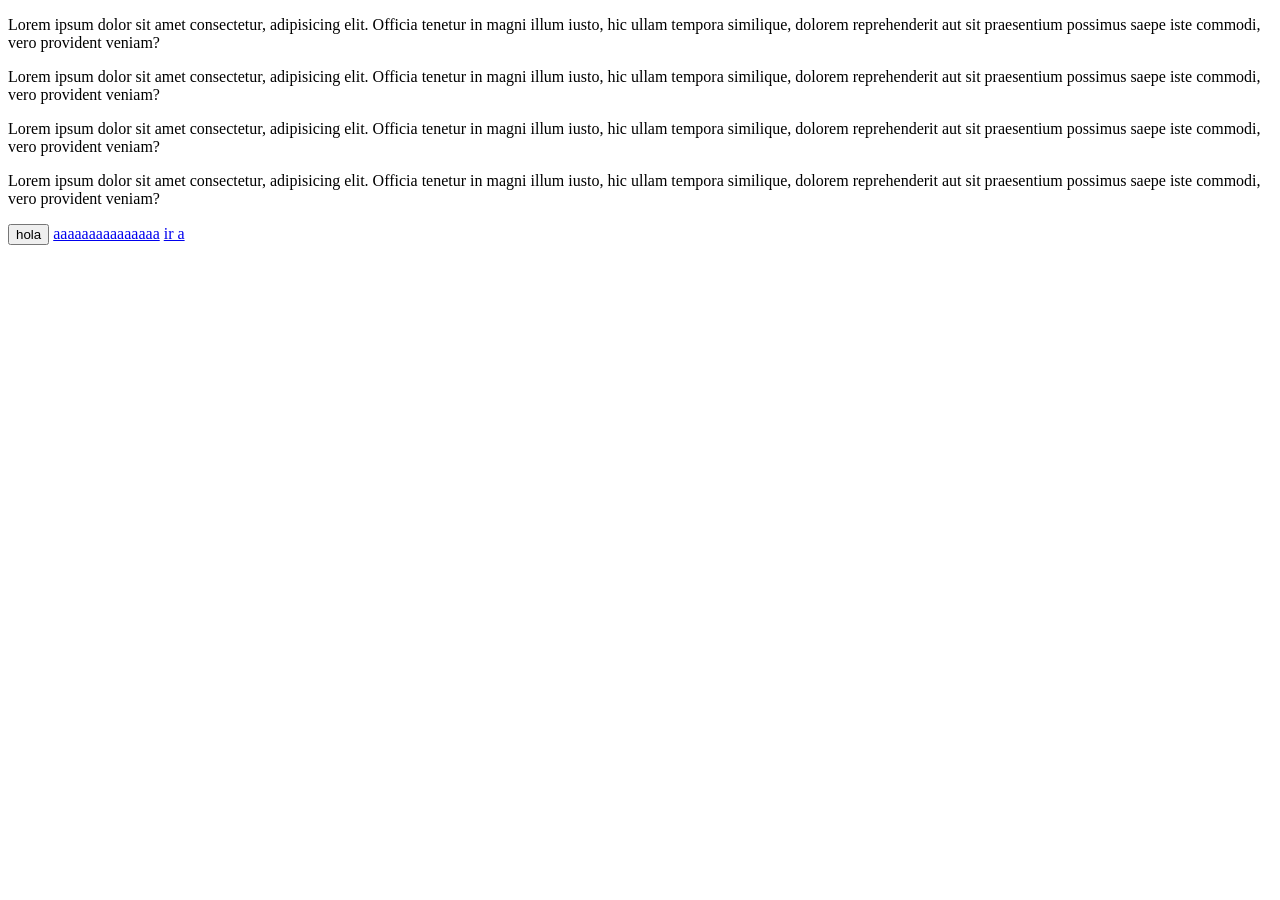
<file: index.html>
<!DOCTYPE html>
<html lang="es">
<head>
    <meta charset="UTF-8">
    <meta name="viewport" content="width=device-width, initial-scale=1.0">
    <title>Document</title>
</head>
<body>
    <p>Lorem ipsum dolor sit amet consectetur, adipisicing elit. Officia tenetur in magni illum iusto, hic ullam tempora similique, dolorem reprehenderit aut sit praesentium possimus saepe iste commodi, vero provident veniam?</p>
    <p>Lorem ipsum dolor sit amet consectetur, adipisicing elit. Officia tenetur in magni illum iusto, hic ullam tempora similique, dolorem reprehenderit aut sit praesentium possimus saepe iste commodi, vero provident veniam?</p>
    <p>Lorem ipsum dolor sit amet consectetur, adipisicing elit. Officia tenetur in magni illum iusto, hic ullam tempora similique, dolorem reprehenderit aut sit praesentium possimus saepe iste commodi, vero provident veniam?</p>
    <p>Lorem ipsum dolor sit amet consectetur, adipisicing elit. Officia tenetur in magni illum iusto, hic ullam tempora similique, dolorem reprehenderit aut sit praesentium possimus saepe iste commodi, vero provident veniam?</p>
    <button>hola</button>
    <a href="Animated Website Design using Html CSS & Javascript  Responsive Ecommerce Website Landing Page/index.html">aaaaaaaaaaaaaaa</a>
    <a href="Advanced CSS3 Animation Effects  CSS Transition Transform & Animation Tutorial/index.html">ir a</a>
    <script src="app.js"></script>
</body>
</html>
</file>
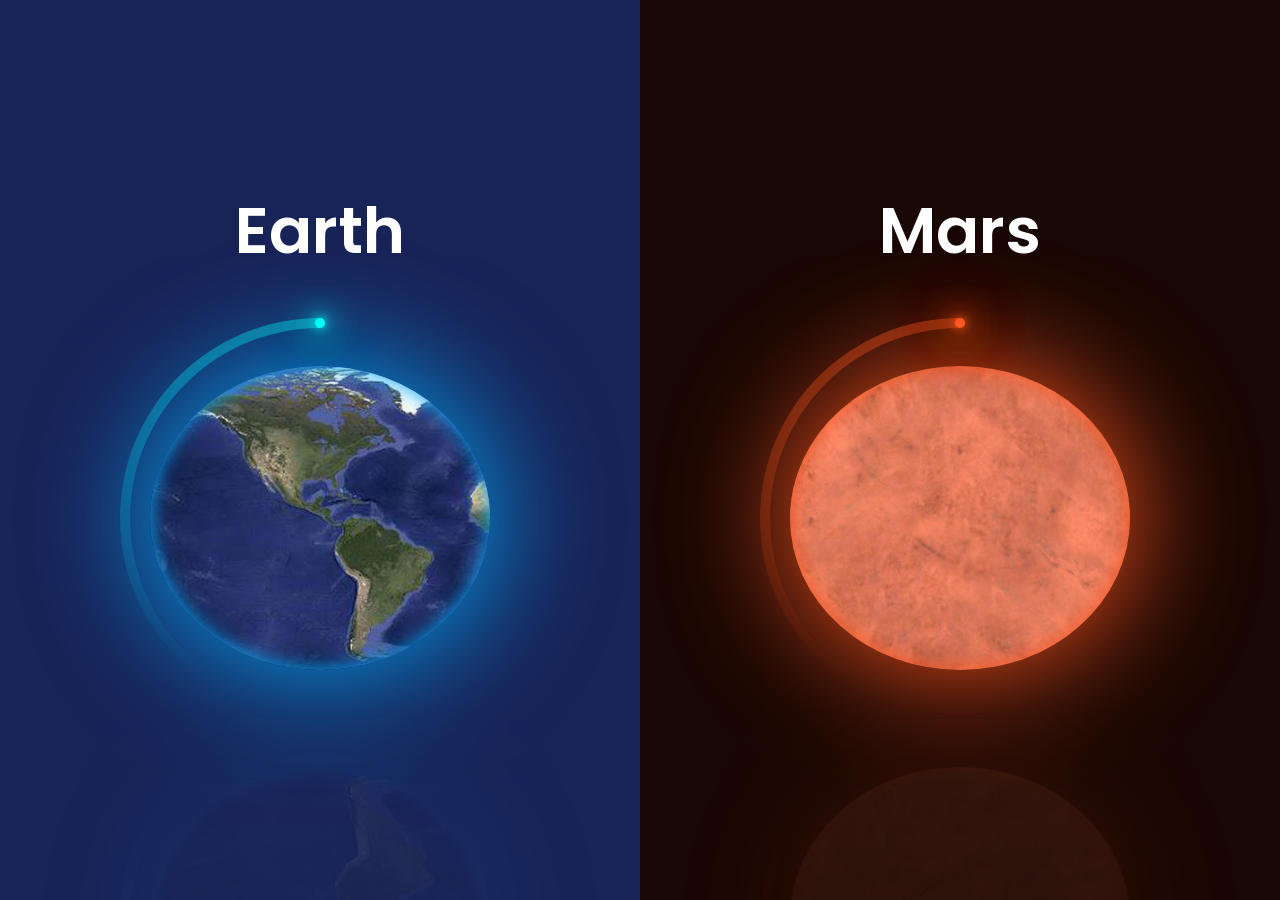
<file: Advanced CSS3 Animation Effects  CSS Transition Transform & Animation Tutorial/index.html>
<!DOCTYPE html>
<html lang="es">
<head>
    <meta charset="UTF-8">
    <meta name="viewport" content="width=device-width, initial-scale=1.0">
    <link href="https://fonts.googleapis.com/css2?family=Poppins:wght@200;300;400;500;600;700;800;900&display=swap" rel="stylesheet">
    <link rel="stylesheet" href="style.css">
    <title>animacion con css</title>
</head>
<body>
    <div class="planet planetEarth">
        <h2>Earth</h2>
        <div class="container">
            <div class="loader"><span></span></div>
            <div class="earth"></div>
        </div>
    </div>
    <div class="planet planetMars">
        <h2>Mars</h2>
        <div class="container">
            <div class="loader"><span></span></div>
            <div class="mars"></div>
        </div>
    </div>
</body>
</html>
</file>
<file: Advanced CSS3 Animation Effects  CSS Transition Transform & Animation Tutorial/style.css>
*{
    margin: 0;
    padding: 0;
    box-sizing: border-box;
    font-family: 'Poppins',sans-serif;
}
body{
    display: flex;
    justify-content: center;
    align-items: center;
    min-height: 100vh;
    overflow: hidden;
}
.planet{
    display: flex;
    flex-direction: column;
}
.planet h2{
    color: #fff;
    font-size: 4em;
    margin-bottom: 40px;
    font-weight: 600;
}
.planet .container{
    width: 100%;
    display: flex;
    justify-content: center;
    align-items: center;
    flex-direction: column;
    -webkit-box-reflect: below 1px linear-gradient(#0001,#0002);
}
.planetEarth{
    position: relative;
    min-width: 50%;
    height: 100vh;
    justify-content: center;
    align-items: center;
    background: #182357;
}
.planetEarth .loader{
    position: relative;
    width: 400px;
    height: 400px;
    border-radius: 50%;
    animation: animate 4s linear infinite;
}
@keyframes animate {
    0%{
        transform: rotate(0deg);
    }
    100%{
        transform: rotate(360deg);
    }
}
.planetEarth .loader::before{
    content: '';
    position: absolute;
    top: 0;
    left: 0;
    width: 50%;
    height: 100%;
    background: linear-gradient(to top, transparent, rgba(0,255,249,0.4));
    background-size: 200px 360px;
    background-repeat: no-repeat;
    border-top-left-radius: 200px;
    border-bottom-left-radius: 200px;
}
.planetEarth .loader::after{
    content: '';
    position: absolute;
    top: 0;
    left: 50%;
    transform: translateX(-50%);
    width: 10px;
    height: 10px;
    background: #00fff9;
    border-radius: 50%;
    z-index: 10;
    box-shadow: 0 0 10px #00fff0,
                0 0 20px #00fff0,
                0 0 30px #00fff0,
                0 0 40px #00fff0,
                0 0 50px #00fff0,
                0 0 60px #00fff0,
                0 0 70px #00fff0,
                0 0 80px #00fff0,
                0 0 90px #00fff0;
}
.planetEarth .loader span{
    position: absolute;
    top: 10px;
    left: 10px;
    right: 10px;
    bottom: 10px;
    background: #182357;
    border-radius: 50%;
}
.earth{
    position: absolute;
    width: 340px;
    height: 304px;
    background: url(earth.jpg);
    border-radius: 50%;
    background-size: cover;
    box-shadow: inset 0 0 20px #03a9fa,
                0 0 120px #03a9fa;
    animation: animateEarth 20s linear infinite;
}
@keyframes animateEarth{
    0%{
        background-position: 0;
    }
    100%{
        background-position: 162.5%;
    }
}

.planetMars{
    position: relative;
    min-width: 50%;
    height: 100vh;
    justify-content: center;
    align-items: center;
    background: #190703;
}
.planetMars .loader{
    position: relative;
    width: 400px;
    height: 400px;
    border-radius: 50%;
    animation: animate 4s linear infinite;
    animation-delay: -2s;
}
@keyframes animate {
    0%{
        transform: rotate(0deg);
    }
    100%{
        transform: rotate(360deg);
    }
}
.planetMars .loader::before{
    content: '';
    position: absolute;
    top: 0;
    left: 0;
    width: 50%;
    height: 100%;
    background: linear-gradient(to top, transparent, rgba(255,87,34,0.4));
    background-size: 200px 360px;
    background-repeat: no-repeat;
    border-top-left-radius: 200px;
    border-bottom-left-radius: 200px;
}
.planetMars .loader::after{
    content: '';
    position: absolute;
    top: 0;
    left: 50%;
    transform: translateX(-50%);
    width: 10px;
    height: 10px;
    background: #ff5722;
    border-radius: 50%;
    z-index: 10;
    box-shadow: 0 0 10px #ff5722,
                0 0 20px #ff5722,
                0 0 30px #ff5722,
                0 0 40px #ff5722,
                0 0 50px #ff5722,
                0 0 60px #ff5722,
                0 0 70px #ff5722,
                0 0 80px #ff5722,
                0 0 90px #ff5722;
}
.planetMars .loader span{
    position: absolute;
    top: 10px;
    left: 10px;
    right: 10px;
    bottom: 10px;
    background: #190703;
    border-radius: 50%;
}
.mars{
    position: absolute;
    width: 340px;
    height: 304px;
    background: url(mars.jpg);
    border-radius: 50%;
    background-size: cover;
    box-shadow: inset 0 0 20px #ff5722,
                0 0 120px #ff5722;
    animation: animateMars 20s linear infinite;
}
@keyframes animateMars{
    0%{
        background-position: 0;
    }
    100%{
        background-position: -340px;
    }
}
</file>
